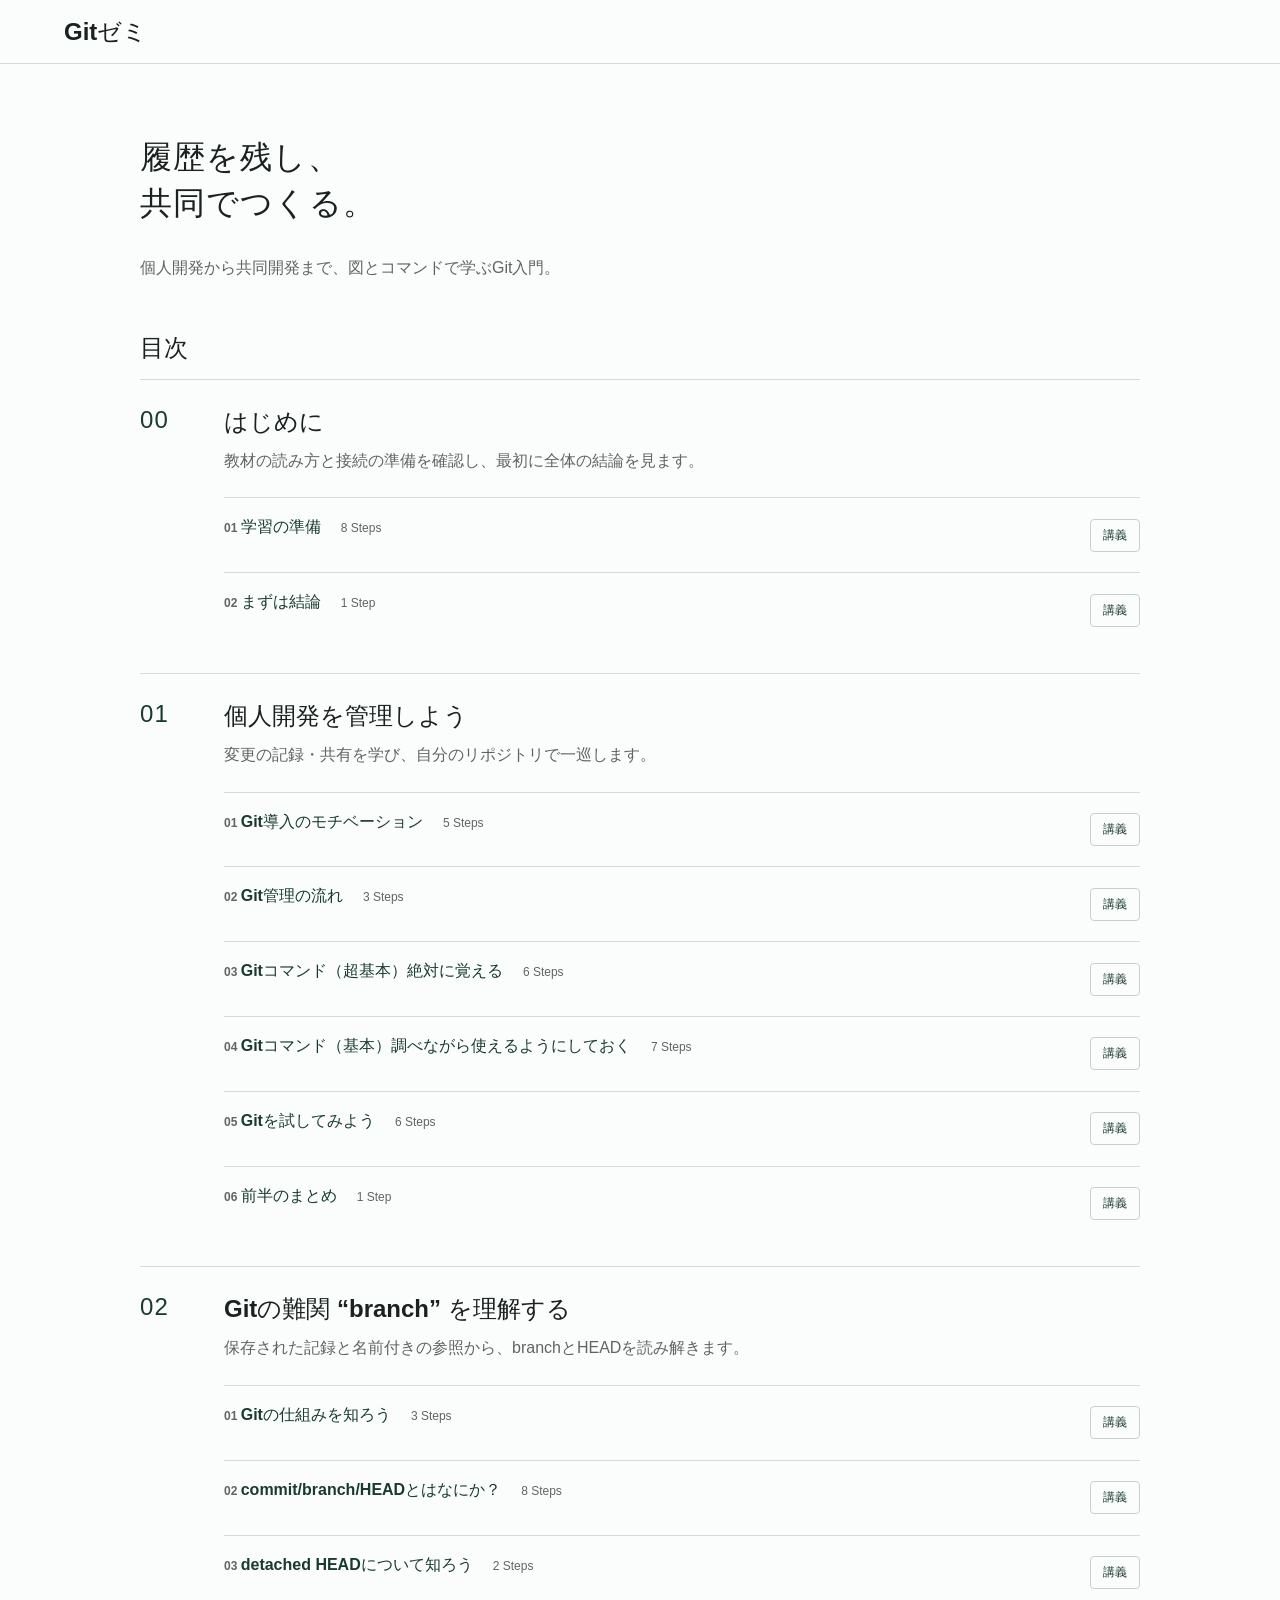
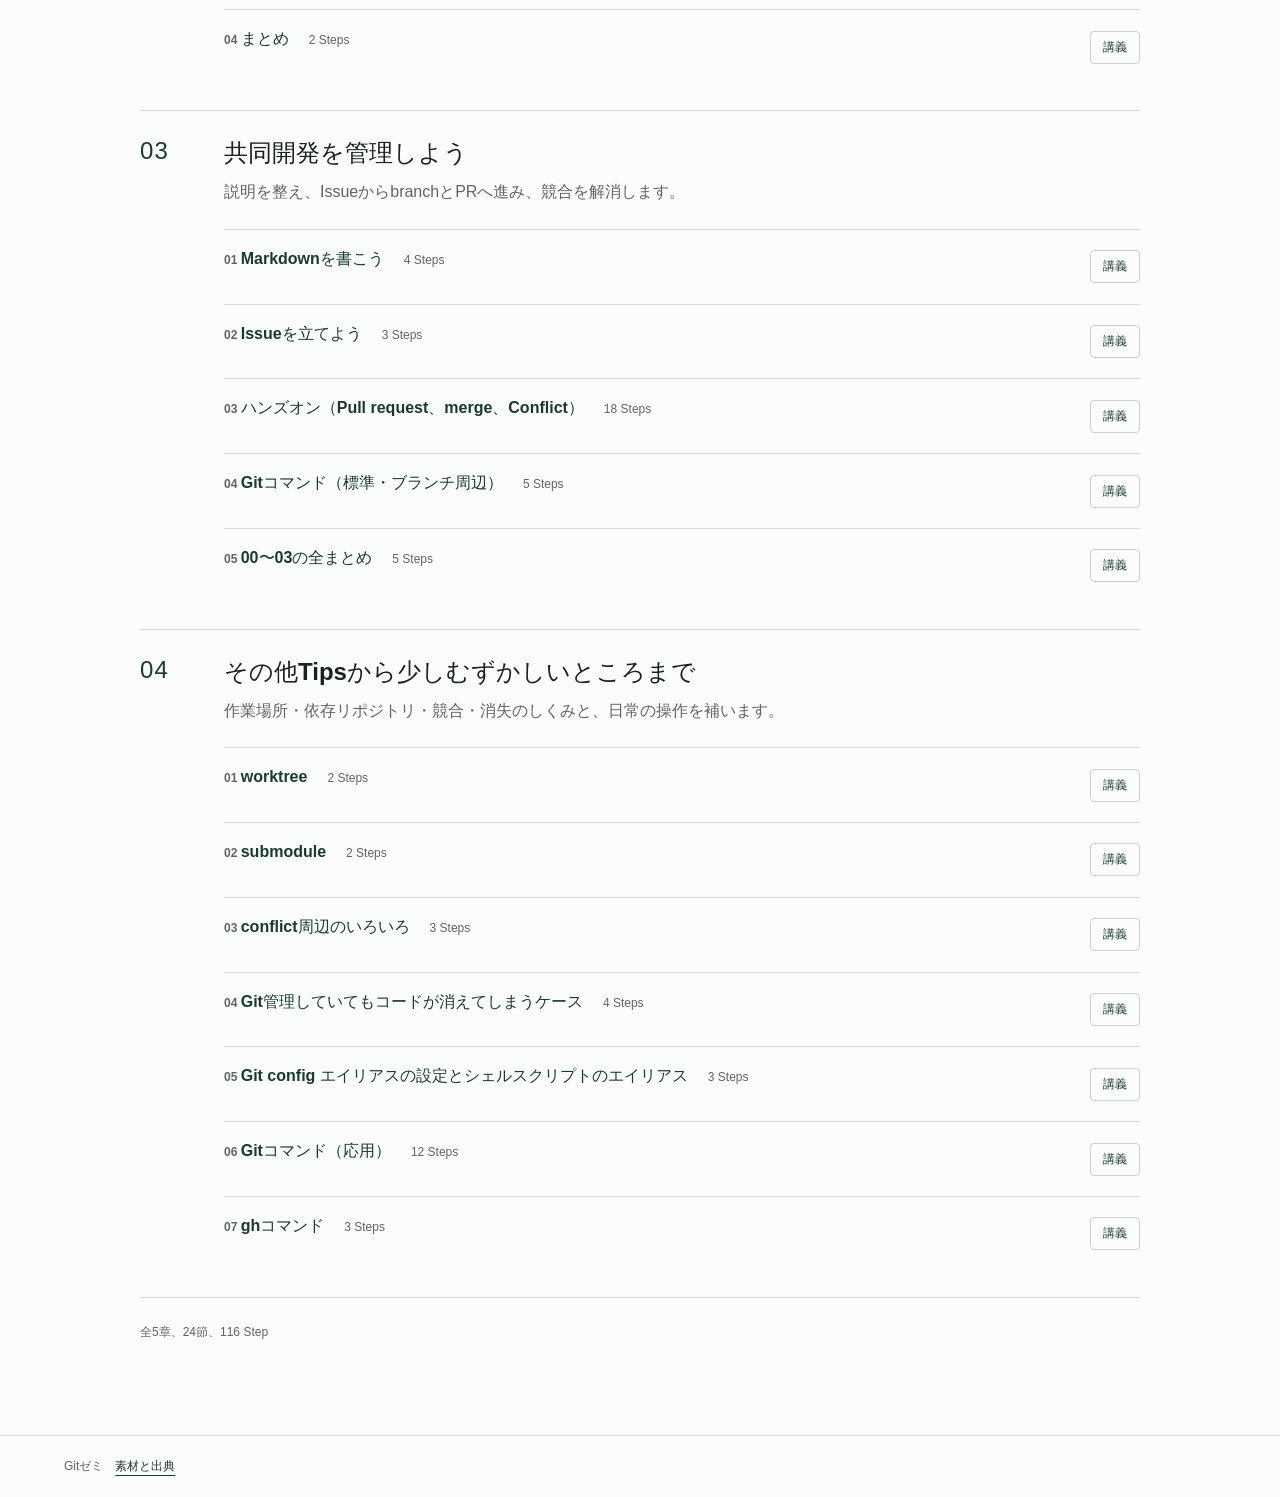
<file: docs/index.html>
<!doctype html>
<html lang="ja">
  <head>
    <meta charset="utf-8">
    <meta name="viewport" content="width=device-width, initial-scale=1">
    <meta name="description" content="図と実践で学ぶ、研究室のためのGitゼミ。自学習と講義で共通の教材を使います。">
    <title>Gitゼミ — 履歴を残し、共同でつくる</title>
    <link rel="stylesheet" href="styles.css">
    <link rel="stylesheet" href="markdown.css">
    <script src="markdown.js" defer></script>
    <script src="commit-graph.js" defer></script>
    <script src="app.js" defer></script>
  </head>
  <body>
    <a class="skip-link" href="#main">本文へ移動</a>
    <header class="site-header">
      <a class="site-brand" href="#toc">Gitゼミ</a>
      <nav id="mode-links" aria-label="教材の表示モード"></nav>
    </header>

    <main id="main">
      <section id="toc-view" class="toc-view" aria-labelledby="toc-title">
        <div class="toc-intro">
          <h1 id="toc-title">履歴を残し、<br>共同でつくる。</h1>
          <p class="intro-description">個人開発から共同開発まで、図とコマンドで学ぶGit入門。</p>
        </div>
        <div class="toc-section-heading"><h2>目次</h2></div>
        <div id="chapter-list" class="chapter-list"></div>
        <p id="course-status" class="toc-footnote"></p>
      </section>

      <section id="study-view" class="study-view" hidden aria-labelledby="lesson-title">
        <nav id="study-breadcrumbs" class="breadcrumbs" aria-label="現在の位置"></nav>
        <div class="lesson-heading">
          <h1 id="lesson-title"></h1>
          <p id="lesson-description" class="lesson-description"></p>
          <details class="lesson-outline">
            <summary>この節の内容</summary>
            <nav id="lesson-outline" aria-label="このSectionのSteps"></nav>
          </details>
        </div>
        <div class="study-layout">
          <aside class="diagram-panel" aria-label="説明に対応する図">
            <div id="study-diagram" class="diagram-container"></div>
            <p id="study-diagram-caption" class="diagram-caption" aria-live="polite"></p>
            <button id="enlarge-study-diagram" class="diagram-enlarge" type="button">図を大きく見る</button>
          </aside>
          <div id="lesson-steps" class="lesson-steps"></div>
        </div>
        <aside id="lesson-sources" class="lesson-sources" aria-label="このSectionの参考資料"></aside>
        <div class="lesson-end"><a id="lesson-present-link" href="#toc">講義表示で開く <span aria-hidden="true">→</span></a></div>
        <nav id="chapter-navigation" class="section-navigation" aria-label="前後のSection"></nav>
      </section>

      <section id="present-view" class="present-view" hidden aria-labelledby="present-title">
        <nav id="present-breadcrumbs" class="breadcrumbs" aria-label="現在の位置"></nav>
        <div class="present-heading"><h1 id="present-title"></h1><button id="enlarge-present-diagram" class="diagram-enlarge" type="button">図を大きく見る</button></div>
        <div class="present-content">
          <div id="present-diagram" class="present-diagram"></div>
          <div class="present-copy"><p id="present-takeaway" class="present-takeaway" aria-live="polite"></p><div id="present-description" class="present-description"></div><div id="present-command" class="present-command"></div><div id="present-notes" class="present-notes"></div></div>
        </div>
        <footer class="present-controls">
          <a id="back-to-study" href="#toc">説明を読む</a>
          <div class="step-navigation"><button id="previous-step" type="button" aria-label="前の説明へ">← <span>前へ</span></button><span id="present-progress" aria-live="polite"></span><button id="next-step" type="button" aria-label="次の説明へ"><span>次へ</span> →</button></div>
        </footer>
      </section>
      <section id="error-view" class="toc-view" hidden aria-labelledby="error-title">

        <h1 id="error-title">ページが見つかりません</h1>
        <p>指定されたChapter・Section・Stepを確認できませんでした。</p>
        <p><code id="unknown-route"></code></p>
        <a href="#toc">目次からSectionを選ぶ →</a>
      </section>
    </main>
    <dialog id="diagram-dialog" aria-label="図の拡大表示">
      <button id="close-diagram-dialog" type="button" autofocus>閉じる（Esc）</button>
      <div id="large-diagram" tabindex="0" aria-label="拡大した図"></div>
      <p id="large-diagram-caption"></p>
    </dialog>
    <footer class="site-footer"><span>Gitゼミ　<a href="credits.html">素材と出典</a></span></footer>
  </body>
</html>
</file>
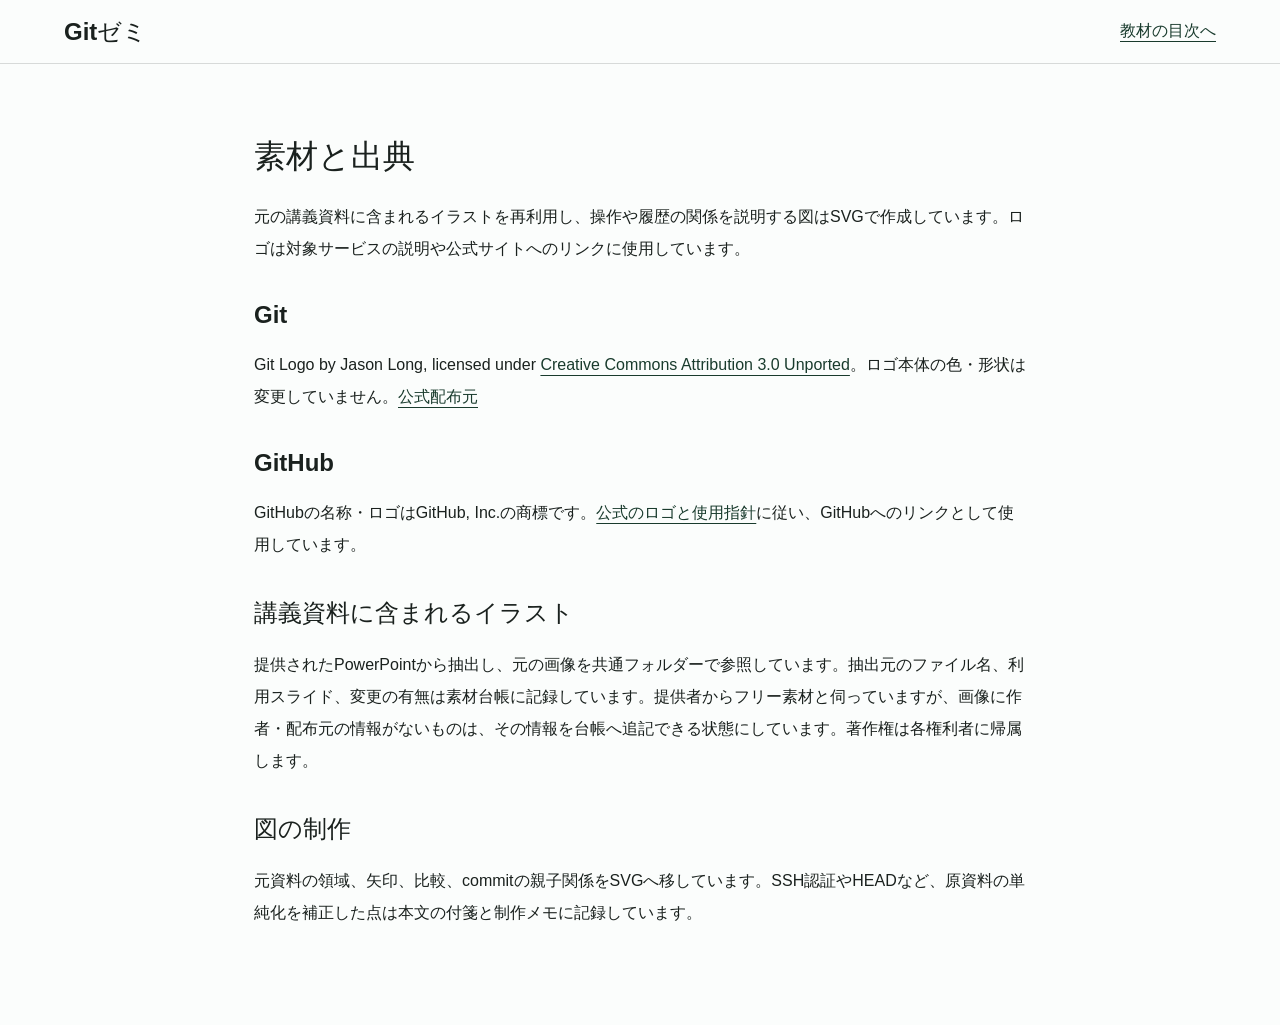
<file: docs/credits.html>
<!doctype html>
<html lang="ja">
<head><meta charset="utf-8"><meta name="viewport" content="width=device-width, initial-scale=1"><title>素材と出典 — Gitゼミ</title><link rel="stylesheet" href="styles.css"></head>
<body>
  <header class="site-header"><a class="site-brand" href="./">Gitゼミ</a><a href="./">教材の目次へ</a></header>
  <main class="credits-view">
    <h1>素材と出典</h1>
    <p>元の講義資料に含まれるイラストを再利用し、操作や履歴の関係を説明する図はSVGで作成しています。ロゴは対象サービスの説明や公式サイトへのリンクに使用しています。</p>
    <h2>Git</h2>
    <p>Git Logo by Jason Long, licensed under <a href="https://creativecommons.org/licenses/by/3.0/">Creative Commons Attribution 3.0 Unported</a>。ロゴ本体の色・形状は変更していません。<a href="https://git-scm.com/community/logos">公式配布元</a></p>
    <h2>GitHub</h2>
    <p>GitHubの名称・ロゴはGitHub, Inc.の商標です。<a href="https://brand.github.com/foundations/logo">公式のロゴと使用指針</a>に従い、GitHubへのリンクとして使用しています。</p>
    <h2>講義資料に含まれるイラスト</h2>
    <p>提供されたPowerPointから抽出し、元の画像を共通フォルダーで参照しています。抽出元のファイル名、利用スライド、変更の有無は素材台帳に記録しています。提供者からフリー素材と伺っていますが、画像に作者・配布元の情報がないものは、その情報を台帳へ追記できる状態にしています。著作権は各権利者に帰属します。</p>
    <h2>図の制作</h2>
    <p>元資料の領域、矢印、比較、commitの親子関係をSVGへ移しています。SSH認証やHEADなど、原資料の単純化を補正した点は本文の付箋と制作メモに記録しています。</p>
  </main>
</body>
</html>
</file>
<file: docs/styles.css>
/* Browser-native CSS nesting. No preprocessor or build step is required. */

.credits-view {
  max-width: 900px;
  margin: auto;
  padding: 50px 5% 80px;
  & p { line-height: 2; font-size: var(--text-body); }
  & h2 { margin-top: 36px; font-size: var(--text-heading); }
}

.diagram-enlarge {
  border: 0.5px solid var(--control-line);
  border-radius: 4px;
  padding: 8px 12px;
  background: var(--paper);
  color: var(--green);
  font-size: var(--text-small);
  cursor: pointer;
}

.present-heading {
  position: relative;
  padding-right: 150px;
  min-width: 0;
  & .diagram-enlarge { position: absolute; right: 0; top: 14px; }
  @media (max-width: 760px) { padding-right: 0; & .diagram-enlarge { position: static; margin-top: 10px; } }
}

#diagram-dialog {
  width: min(96vw, 1500px);
  max-width: 96vw;
  max-height: 96dvh;
  padding: 18px;
  border: 0.5px solid var(--line);
  border-radius: 4px;
  background: var(--paper);
  color: var(--ink);

  &[open] { display: grid; grid-template-rows: auto minmax(0, 1fr) auto; }
  &::backdrop { background: #0000009b; }
  & button { justify-self: end; cursor: pointer; background: var(--paper); color: var(--green); border: 0.5px solid var(--line); padding: 8px 12px; }
  & #large-diagram { min-height: 0; overflow: auto; }
  & svg { display: block; width: 100%; height: auto; }
  @media (max-width: 760px) {
    & svg { min-width: 1100px; }
  }
  & p { margin: 10px 0 0; font-size: var(--text-body); line-height: 1.6; }
}

body[data-mode="present"] {
  & .site-footer { display: none; }

  @media (min-width: 1001px) and (max-height: 850px) {
    --header-height: 64px;

    & .present-view { min-height: calc(100dvh - var(--header-height)); padding-block: 18px; }
    & .present-heading h1 { font-size: var(--text-title); }
    & .present-content { min-height: 0; padding-block: 14px; }
    & .present-takeaway { font-size: var(--text-heading); line-height: 1.5; margin-bottom: 18px; }
    & .present-command { font-size: var(--text-body); line-height: 1.5; margin-bottom: 18px; }
    & .present-notes .note { font-size: var(--text-body); line-height: 1.6; }
  }
}

.lesson-outline {
  max-width: 1000px;
  margin-top: 24px;
  padding: 14px 0;
  border-block: 0.5px solid var(--line);
  font-size: var(--text-body);

  & summary { cursor: pointer; color: var(--green); }
  & nav {
    display: grid;
    grid-template-columns: repeat(2, minmax(0, 1fr));
    gap: 12px 24px;
    margin-top: 18px;

    & a { line-height: 1.8; }
    & a[aria-current] { font-weight: 700; }

    @media (max-width: 760px) { grid-template-columns: 1fr; }
  }
}

.lesson-sources {
  margin-top: 30px;
  border-top: 0.5px solid var(--line);
  padding-top: 22px;
  font-size: var(--text-body);
  color: var(--muted);

  & h2 { font-size: var(--text-body); font-weight: 600; }
  & ul { padding-left: 20px; line-height: 2; }
}

#chapter-navigation {
  display: flex;
  flex-wrap: wrap;
  justify-content: space-between;
  gap: 20px;
  margin-top: 30px;
  font-size: var(--text-body);

  & a { line-height: 1.8; }
}

/* Design tokens and global defaults */

:root {
  color-scheme: light;
  /* Radix Colors: backgrounds 1–3, borders 6–7, text 11–12. */
  --paper: #fbfdfc; /* sage 1 */
  --ink: #1a211e; /* sage 12 */
  --green: #193b2d; /* green 12 */
  --muted: #5f6563; /* sage 11 */
  --line: #d7dad9; /* sage 6 */
  --control-line: #cbcfcd; /* sage 7 */
  --note: #fefbe9; /* amber 2 */
  --soft: #f7f9f8; /* sage 2 */
  --code-bg: var(--soft);
  --selected: #e6f6eb; /* green 3 */
  --hover: #eef1f0; /* sage 3 */
  --text-small: 12px;
  --text-body: 16px;
  --text-heading: 24px;
  --text-title: 32px;
  --header-height: 64px;
  font-family: "Hiragino Sans", "Noto Sans JP", "Yu Gothic", YuGothic, Meiryo, sans-serif;
  font-size: var(--text-body);
  color: var(--ink);
  background: var(--paper);
  font-synthesis: none;

  @media (max-width: 760px), (orientation: portrait) and (max-width: 1000px) {
    --header-height: 70px;
  }
}

* {
  box-sizing: border-box;
}

html {
  scroll-padding-top: 110px;
}

body {
  margin: 0;
  overflow-wrap: anywhere;
}

p {
  overflow-wrap: anywhere;
}

h1 {
  overflow-wrap: anywhere;
}

h2 {
  overflow-wrap: anywhere;
}

h3 {
  overflow-wrap: anywhere;
}

a {
  color: var(--green);
  text-underline-offset: 5px;
  text-decoration-thickness: 0.5px;
  -webkit-tap-highlight-color: transparent;

  &:hover {
    text-decoration-thickness: 0.5px;
  }

  &:focus-visible {
    outline: 2px solid var(--green);
    outline-offset: 5px;
  }
}

button {
  -webkit-tap-highlight-color: transparent;
  font: inherit;

  &:focus-visible {
    outline: 2px solid var(--green);
    outline-offset: 5px;
  }

  &:disabled {
    opacity: 0.35;
    cursor: default;
  }
}

[hidden] {
  display: none !important;
}

/* Shared header and navigation */

.skip-link {
  position: fixed;
  top: -100px;
  left: 16px;
  background: var(--ink);
  color: #fff;
  padding: 12px;
  z-index: 100;

  &:focus {
    top: 10px;
  }
}

.site-header {
  height: var(--header-height);
  padding: 0 5%;
  display: flex;
  align-items: center;
  justify-content: space-between;
  gap: 24px;
  border-bottom: 0.5px solid var(--line);
  background: var(--paper);

  @media (max-width: 760px), (orientation: portrait) and (max-width: 1000px) {
    padding: 0 5%;
    gap: 12px;
  }

  @media print {
    display: none;
  }
}

.site-brand {
  display: flex;
  align-items: center;
  gap: 12px;
  text-decoration: none;
  color: var(--ink);
  font-size: var(--text-heading);
  font-weight: 700;
  white-space: nowrap;

  @media (max-width: 760px), (orientation: portrait) and (max-width: 1000px) {
    font-size: var(--text-body);
  }
}

#mode-links {
  display: flex;
  gap: 8px;
  align-items: center;

  & a {
    font-size: var(--text-body);
    text-decoration: none;
    padding: 9px 12px;
    border-radius: 4px;
  }

  & a[aria-current] {
    background: var(--selected);
    color: var(--green);
    font-weight: 700;
  }

  & a.active {
    background: var(--soft);
    color: var(--green);
    font-weight: 700;
  }

  @media (max-width: 760px), (orientation: portrait) and (max-width: 1000px) {
    gap: 2px;

    & a {
      font-size: var(--text-small);
      padding: 8px;
    }
  }
}

/* Course overview */

.toc-view {
  max-width: 1080px;
  margin: 0 auto;
  padding: 70px 40px 80px;

  @media (max-width: 760px), (orientation: portrait) and (max-width: 1000px) {
    padding: 45px 6% 55px;
  }

  @media print {
    padding: 0;
  }
}

.toc-intro {
  & h1 {
    font-size: var(--text-title);
    line-height: 1.45;
    letter-spacing: 0.035em;
    margin: 0 0 25px;
    font-weight: 650;
  }

  @media (max-width: 760px), (orientation: portrait) and (max-width: 1000px) {
    & h1 {
      font-size: var(--text-title);
    }
  }
}

.intro-description {
  font-size: var(--text-body);
  line-height: 2;
  max-width: 650px;
  margin: 0;
  color: var(--muted);

  @media (max-width: 760px), (orientation: portrait) and (max-width: 1000px) {
    font-size: var(--text-body);
  }
}

.toc-intro { margin-bottom: 48px; }

.toc-section-heading {
  display: flex;
  align-items: baseline;
  gap: 20px;
  margin-bottom: 15px;

  & h2 {
    font-size: var(--text-heading);
    font-weight: 600;
    margin: 0;
  }

  & > span {
    font-size: var(--text-small);
    color: var(--muted);
  }
}

.chapter-list {
  border-top: 0.5px solid var(--line);
}

.chapter {
  padding: 26px 0;
  border-bottom: 0.5px solid var(--line);
  display: grid;
  grid-template-columns: 60px 1fr auto;
  gap: 24px;
  align-items: start;

  & h2 {
    font-size: var(--text-heading);
    margin: 0 0 8px;
    font-weight: 600;
  }

  & h3 {
    font-size: var(--text-heading);
    margin: 0 0 8px;
    font-weight: 600;
  }

  & p {
    font-size: var(--text-body);
    color: var(--muted);
    line-height: 1.85;
    margin: 6px 0;
  }

  & ul {
    font-size: var(--text-body);
    line-height: 1.9;
    margin: 10px 0;
    padding-left: 20px;
  }

  &.is-planned .chapter-number {
    color: var(--muted);
  }

  @media (max-width: 1150px) {
    grid-template-columns: 45px 1fr;
    gap: 20px;
  }

  @media (max-width: 760px), (orientation: portrait) and (max-width: 1000px) {
    padding: 22px 0;
    gap: 15px;
    grid-template-columns: 35px 1fr;

    & h2 {
      font-size: var(--text-body);
    }

    & h3 {
      font-size: var(--text-body);
    }
  }
}

.chapter-number {
  color: var(--green);
  font-size: var(--text-heading);
  letter-spacing: 0.05em;
  font-variant-numeric: tabular-nums;

  @media (max-width: 760px), (orientation: portrait) and (max-width: 1000px) {
    font-size: var(--text-body);
  }
}

.chapter-links {
  display: flex;
  gap: 12px;
  align-items: center;
  padding-top: 5px;
  font-size: var(--text-small);
  white-space: nowrap;

  & a {
    display: inline-block;
    padding: 7px 12px;
    border: 0.5px solid var(--line);
    border-radius: 4px;
    text-decoration: none;
  }

  & a:first-child {
    color: var(--green);
    background: transparent;
    border-color: var(--control-line);
  }

  @media (max-width: 1150px) {
    grid-column: 2;
  }
}

.chapter-status {
  font-size: var(--text-small);
  background: var(--soft);
  padding: 6px 10px;
  color: var(--muted);
  border-radius: 4px;
  white-space: nowrap;

  @media (max-width: 1150px) {
    grid-column: 2;
  }
}

.chapter-copy {
  & .chapter-status {
    display: inline-block;
    margin-top: 10px;
  }

  & .chapter-links {
    flex-wrap: wrap;
    white-space: normal;
    margin-top: 12px;
  }
}

.toc-footnote {
  font-size: var(--text-small);
  color: var(--muted);
  margin-top: 24px;
  line-height: 1.8;
}

/* Self-study layout */

.study-view {
  max-width: 1600px;
  margin: auto;
  padding: 45px 4% 75px;

  @media (max-width: 760px), (orientation: portrait) and (max-width: 1000px) {
    padding: 30px 5% 45px;
  }

  @media print {
    padding: 0;
  }
}

.lesson-heading {
  margin-bottom: 38px;

  & h1 {
    font-size: var(--text-heading);
    line-height: 1.55;
    margin: 0 0 14px;
    font-weight: 650;
  }

  @media (max-width: 760px), (orientation: portrait) and (max-width: 1000px) {
    margin-bottom: 25px;

    & h1 {
      font-size: var(--text-heading);
    }
  }
}

.lesson-description {
  font-size: var(--text-body);
  line-height: 1.9;
  color: var(--muted);
  max-width: 800px;
  margin: 0;
}

.study-layout {
  display: grid;
  grid-template-columns: minmax(340px, 1fr) minmax(0, 1.1fr);
  gap: 40px;
  align-items: start;

  @media (min-width: 1600px) {
    gap: 55px;
  }

  @media (max-width: 1150px) {
    grid-template-columns: minmax(290px, 0.85fr) minmax(0, 1fr);
    gap: 30px;
  }

  @media (max-width: 760px), (orientation: portrait) and (max-width: 1000px) {
    display: block;
  }

  @media print {
    display: block;
  }
}

.diagram-panel {
  position: sticky;
  top: max(0px, calc(50dvh - var(--diagram-center-offset, 200px)));
  min-width: 0;
  border-top: 0.5px solid var(--line);
  padding-top: 15px;

  @media (max-width: 760px), (orientation: portrait) and (max-width: 1000px) {
    top: 0;
    padding: 10px 0 8px;
    background: var(--paper);
    z-index: 5;
    border-bottom: 0.5px solid var(--line);
  }

  @media print {
    position: static;
    max-width: 600px;
    margin: 0 auto 30px;
  }
}

.diagram-container {
  aspect-ratio: 16 / 9;

  & svg {
    width: 100%;
    height: 100%;
    display: block;
  }
}

.diagram-caption {
  font-size: var(--text-small);
  line-height: 1.8;
  margin: 18px 0 0;
  color: var(--muted);
  min-height: 44px;

  @media (max-width: 760px), (orientation: portrait) and (max-width: 1000px) {
    font-size: var(--text-small);
    line-height: 1.6;
    margin: 6px 0 0;
    min-height: 0;
  }
}

.lesson-step {
  display: grid;
  grid-template-columns: minmax(0, 1fr);
  gap: 16px;
  padding: 24px 0 40px;
  border-top: 0.5px solid var(--line);
  scroll-margin-top: 30px;

  &.is-active .step-copy h2 {
    color: var(--green);
  }

  &.is-active .step-copy h3 {
    color: var(--green);
  }

  @media (min-width: 1600px) {
    grid-template-columns: minmax(0, 1fr);
  }

  @media (max-width: 1150px) {
    grid-template-columns: minmax(0, 1fr);
    gap: 8px;
  }

  @media (max-width: 760px), (orientation: portrait) and (max-width: 1000px) {
    padding: 25px 0 35px;
    scroll-margin-top: calc(27dvh + 85px);
    grid-template-columns: minmax(0, 1fr);
  }

  @media print {
    break-inside: avoid;
    grid-template-columns: 1fr 180px;
  }
}

.step-copy {
  min-width: 0;

  & h2 {
    font-size: var(--text-heading);
    line-height: 1.6;
    font-weight: 650;
    margin: 0 0 18px;
  }

  & h3 {
    font-size: var(--text-heading);
    line-height: 1.6;
    font-weight: 650;
    margin: 0 0 18px;
  }

  & p {
    font-size: var(--text-body);
    line-height: 2;
    margin: 0 0 17px;
  }

  & li {
    font-size: var(--text-body);
    line-height: 2;
  }

  & ul {
    padding-left: 20px;
  }

  & ol {
    padding-left: 20px;
  }

  & .takeaway {
    border: 0;
    padding-left: 0;
    font-size: var(--text-body);
    color: var(--green);
    font-weight: 600;
  }

  @media (max-width: 760px), (orientation: portrait) and (max-width: 1000px) {
    & p {
      font-size: var(--text-body);
    }

    & li {
      font-size: var(--text-body);
    }

    & h2 {
      font-size: var(--text-heading);
    }

    & h3 {
      font-size: var(--text-heading);
    }
  }
}

.step-number {
  font-size: var(--text-small);
  font-weight: 700;
  letter-spacing: 0.1em;
  color: var(--muted);
  display: block;
  margin-bottom: 9px;
}

.step-anchor {
  font-size: var(--text-small);
  color: var(--muted);
}

.step-notes {
  &:empty { display: none; }
  padding-top: 8px;
  display: flex;
  flex-direction: column;
  gap: 14px;

  @media (max-width: 1150px) {
    padding-top: 0;
  }
}

/* Shared notes and code */

.note {
  background: var(--note);
  border: 0;
  padding: 14px 14px 15px;
  font-size: var(--text-small);
  line-height: 1.9;

  & p {
    margin: 0 0 7px;
  }

  & p:last-child {
    margin: 0;
  }

  & h3 {
    font-size: var(--text-small);
    font-weight: 700;
    margin: 0 0 7px;
    display: block;
  }

  & h4 {
    font-size: var(--text-small);
    font-weight: 700;
    margin: 0 0 7px;
    display: block;
  }

  @media (max-width: 1150px) {
    font-size: var(--text-small);
    max-width: none;
  }

  @media print {
    print-color-adjust: exact;
  }
}

.note-title {
  font-size: var(--text-small);
  font-weight: 700;
  margin: 0 0 7px;
  display: block;
}

.note-label {
  font-size: var(--text-small);
  letter-spacing: 0.08em;
  color: #4f3422;
  margin-bottom: 7px;
  display: block;
}

code {
  font-family: Consolas, "SFMono-Regular", Menlo, monospace;
  font-size: inherit;
  background: var(--soft);
  padding: 2px 5px;
  border-radius: 4px;
}

pre {
  background: var(--soft);
  border: 0;
  padding: 16px 18px;
  overflow-x: auto;
  line-height: 1.8;
  font-size: var(--text-body);
  margin: 20px 0;

  & code {
    background: none;
    padding: 0;
    white-space: pre;
  }
}

.lesson-end {
  border-top: 0.5px solid var(--line);
  padding-top: 25px;
  display: flex;
  justify-content: flex-end;
  gap: 24px;
  align-items: center;
  font-size: var(--text-body);
  margin-top: 15px;

  & > span {
    color: var(--muted);
  }

  @media (max-width: 760px), (orientation: portrait) and (max-width: 1000px) {
    align-items: flex-start;
    flex-direction: column;
    gap: 8px;
  }

  @media print {
    display: none;
  }
}

/* Lecture presentation */

/* Command reference slides contain their explanation, so they also work as handouts. */
body .present-view.command-slide {
  & .breadcrumbs { margin-bottom: 12px; }
  & .present-content {
    grid-template-columns: minmax(0, 1.35fr) minmax(0, 1fr);
    align-items: start;
    gap: 36px;
    padding-block: 20px;
    min-height: 0;
  }
  & .present-diagram { align-self: start; aspect-ratio: auto; }
  & .present-diagram svg { height: auto; max-height: max(300px, calc(100dvh - 350px)); }
  & .present-takeaway { display: none; }
  & .present-description {
    font-size: var(--text-body);
    line-height: 1.7;
    & h3 { font-size: inherit; color: var(--green); margin: 12px 0 3px; }
    & p { margin: 0; }
    & p + p { margin-top: 0.8em; }
    & code { font-size: inherit; }
  }
  & .present-command { font-size: var(--text-body); line-height: 1.55; margin: 16px 0 12px; padding: 10px 14px; }
  & .present-notes { padding: 8px 12px; }
  & .present-notes .note { font-size: var(--text-body); line-height: 1.6; }

  @media (max-width: 760px), (orientation: portrait) and (max-width: 1000px) {
    & .present-content { grid-template-columns: 1fr; gap: 18px; }
    & .present-diagram { max-width: 650px; width: 100%; justify-self: center; }
    & .present-diagram svg { max-height: none; }
    & .present-description { font-size: var(--text-body); }
  }
}

.present-view {
  max-width: 1500px;
  margin: auto;
  padding: 32px 5% 24px;
  min-height: calc(100dvh - var(--header-height));
  display: flex;
  flex-direction: column;

  @media (max-width: 760px), (orientation: portrait) and (max-width: 1000px) {
    padding: 24px 5%;
    min-height: calc(100dvh - 70px);
  }
}

.present-heading {
  & h1 {
    margin: 0;
    font-size: var(--text-heading);
    line-height: 1.5;
    font-weight: 650;
  }
}

.present-content {
  display: grid;
  grid-template-columns: minmax(0, 1.7fr) minmax(260px, 1fr);
  gap: 40px;
  align-items: center;
  flex: 1;
  padding: 25px 0 35px;
  min-height: 400px;

  @media (max-width: 1150px) {
    gap: 35px;
  }

  @media (max-width: 760px), (orientation: portrait) and (max-width: 1000px) {
    grid-template-columns: 1fr;
    gap: 20px;
    padding: 20px 0;
    min-height: 0;
    align-content: center;
  }
}

.present-diagram {
  aspect-ratio: 16 / 9;

  & svg {
    width: 100%;
    height: 100%;
    display: block;
  }
}

.present-takeaway {
  font-size: var(--text-heading);
  font-weight: 600;
  line-height: 1.75;
  margin: 0 0 26px;

  @media (max-width: 760px), (orientation: portrait) and (max-width: 1000px) {
    font-size: var(--text-heading);
    line-height: 1.6;
    margin-bottom: 16px;
  }
}

.present-command {
  font-size: var(--text-body);
  line-height: 1.8;
  margin: 0 0 25px;
  font-family: Consolas, "SFMono-Regular", Menlo, monospace;
  white-space: pre-wrap;
  background: var(--soft);
  border: 0;
  padding: 12px 16px;

  &:empty {
    display: none;
  }

  & pre {
    font-size: var(--text-body);
    margin: 0;
  }

  & code {
    display: inline-block;
    padding: 10px 15px;
  }

  & pre code {
    padding: 0;
  }

  @media (max-width: 760px), (orientation: portrait) and (max-width: 1000px) {
    font-size: var(--text-body);

    & pre {
      font-size: var(--text-body);
    }
  }
}

.present-notes {
  font-size: var(--text-body);
  line-height: 1.9;
  background: var(--note);
  padding: 14px 18px;
  border: 0;

  &:empty {
    display: none;
  }

  & .note {
    background: transparent;
    border: 0;
    padding: 0;
    font-size: var(--text-body);
    line-height: 1.75;
  }

  & p {
    margin: 0;
  }

  @media (max-width: 760px), (orientation: portrait) and (max-width: 1000px) {
    font-size: var(--text-small);
    padding: 10px 14px;

    & .note {
      font-size: var(--text-body);
    }
  }
}

.present-controls {
  border-top: 0.5px solid var(--line);
  display: flex;
  align-items: center;
  justify-content: space-between;
  gap: 20px;
  padding-top: 20px;
  font-size: var(--text-small);

  @media (max-width: 760px), (orientation: portrait) and (max-width: 1000px) {
    gap: 10px;
    padding-top: 15px;
  }

  @media print {
    display: none;
  }
}

.step-navigation {
  display: flex;
  align-items: center;
  gap: 22px;

  & button {
    cursor: pointer;
    border: 0.5px solid var(--line);
    background: transparent;
    padding: 10px 17px;
    color: var(--green);
    border-radius: 4px;
  }

  & button:hover:enabled {
    background: var(--hover);
  }

  @media (max-width: 760px), (orientation: portrait) and (max-width: 1000px) {
    gap: 12px;

    & button {
      padding: 8px 12px;
    }
  }
}

#present-progress {
  min-width: 40px;
  text-align: center;
  font-size: var(--text-body);
  color: var(--muted);
  font-variant-numeric: tabular-nums;
}

/* Shared footer */

.site-footer {
  border-top: 0.5px solid var(--line);
  display: flex;
  justify-content: space-between;
  gap: 20px;
  padding: 22px 5%;
  font-size: var(--text-small);
  color: var(--muted);

  @media (max-width: 760px), (orientation: portrait) and (max-width: 1000px) {
    line-height: 1.6;

    & span:last-child {
      max-width: 200px;
      text-align: right;
    }
  }

  @media print {
    display: none;
  }
}

/* Respect reduced-motion preferences. */
@media (prefers-reduced-motion: reduce) {
  *, *::before, *::after {
    scroll-behavior: auto;
    animation: none;
    transition: none;
  }
}

/* Chapter > Section > Step navigation. Each Section is an independent page. */
.chapter-copy { min-width: 0; }
.chapter { grid-template-columns: 60px minmax(0, 1fr); }
.chapter .toc-sections {
  list-style: none;
  margin: 22px 0 0;
  padding: 0;
  counter-reset: section;
}
.toc-section {
  counter-increment: section;
  display: grid;
  grid-template-columns: minmax(0, 1fr) auto;
  align-items: center;
  gap: 16px;
  border-top: 0.5px solid var(--line);
  padding: 15px 0;
}
.toc-section-heading { min-width: 0; }
.toc-section-title {
  font-size: var(--text-body);
  font-weight: 600;
  line-height: 1.8;
  text-decoration: none;
  &::before { content: counter(section, decimal-leading-zero) "  "; color: var(--muted); font-size: var(--text-small); font-variant-numeric: tabular-nums; }
}
.section-step-count { display: block; color: var(--muted); font-size: var(--text-small); margin-top: 3px; }
.chapter-copy .toc-section .chapter-links { margin: 0; padding: 0; flex-wrap: nowrap; }
.breadcrumbs {
  display: flex;
  flex-wrap: wrap;
  align-items: baseline;
  gap: 6px 10px;
  color: var(--muted);
  font-size: var(--text-small);
  line-height: 1.8;
  margin-bottom: 24px;
  & a { text-decoration: none; }
  & [aria-current] { color: var(--ink); }
}
.breadcrumb-separator { color: var(--muted); }
.section-navigation {
  display: flex;
  flex-wrap: wrap;
  justify-content: space-between;
  align-items: baseline;
  gap: 14px 28px;
  margin-top: 24px;
  font-size: var(--text-small);
  & a { flex: 1 1 240px; line-height: 1.8; }
  & a:last-child { text-align: right; }
}
#present-progress { min-width: 80px; white-space: nowrap; }
@media (max-width: 760px), (orientation: portrait) and (max-width: 1000px) {
  .chapter { grid-template-columns: 35px minmax(0, 1fr); }
  .toc-section { grid-template-columns: minmax(0, 1fr) auto; gap: 12px; }
  .chapter-copy .toc-section .chapter-links { grid-column: auto; }
  .toc-section-title { font-size: var(--text-body); }
  .breadcrumbs { font-size: var(--text-small); margin-bottom: 18px; gap: 4px 7px; }
  .toc-section-heading { display: block; }
  .present-controls { flex-wrap: wrap; }
  .step-navigation { margin-left: auto; gap: 8px; }
  .step-navigation button { padding: 9px; font-size: var(--text-small); }
  .section-navigation { flex-direction: column; align-items: flex-start; gap: 10px; }
  .section-navigation a { flex: initial; }
  .section-navigation a:last-child { text-align: left; }
}
@media print { .breadcrumbs, .section-navigation { display: none; } }
</file>
<file: docs/markdown.css>
/* Native CSS nesting; Markdown uses the surrounding lesson typography. */
.markdown-content {
  min-width: 0;
  overflow-wrap: anywhere;

  & p { white-space: normal; }
  & h2, & h3, & h4 { font-size: inherit; font-weight: 700; line-height: 1.6; margin-block: 1.5em 0.6em; }



  & ul, & ol { padding-left: 1.5em; margin-block: 0.8em; }
  & li + li { margin-top: 0.3em; }
  & blockquote {
    margin: 1em 0;
    padding: 0.4em 1em;
    border: 0;
    background: var(--soft);
    color: var(--muted);
  }
  & code { font-family: var(--font-mono, ui-monospace, monospace); font-size: inherit; }
  & :not(pre) > code {
    padding: 0.1em 0.3em;
    border-radius: 4px;
    background: var(--code-bg);
  }
  & pre {
    max-width: 100%;
    overflow-x: auto;
    padding: 1em;
    border: 0.5px solid var(--line);
    border-radius: 4px;
    background: var(--code-bg);
    white-space: pre;
    overflow-wrap: normal;

    & code { white-space: inherit; }
  }
  & a { text-underline-offset: 0.15em; }
}
</file>
